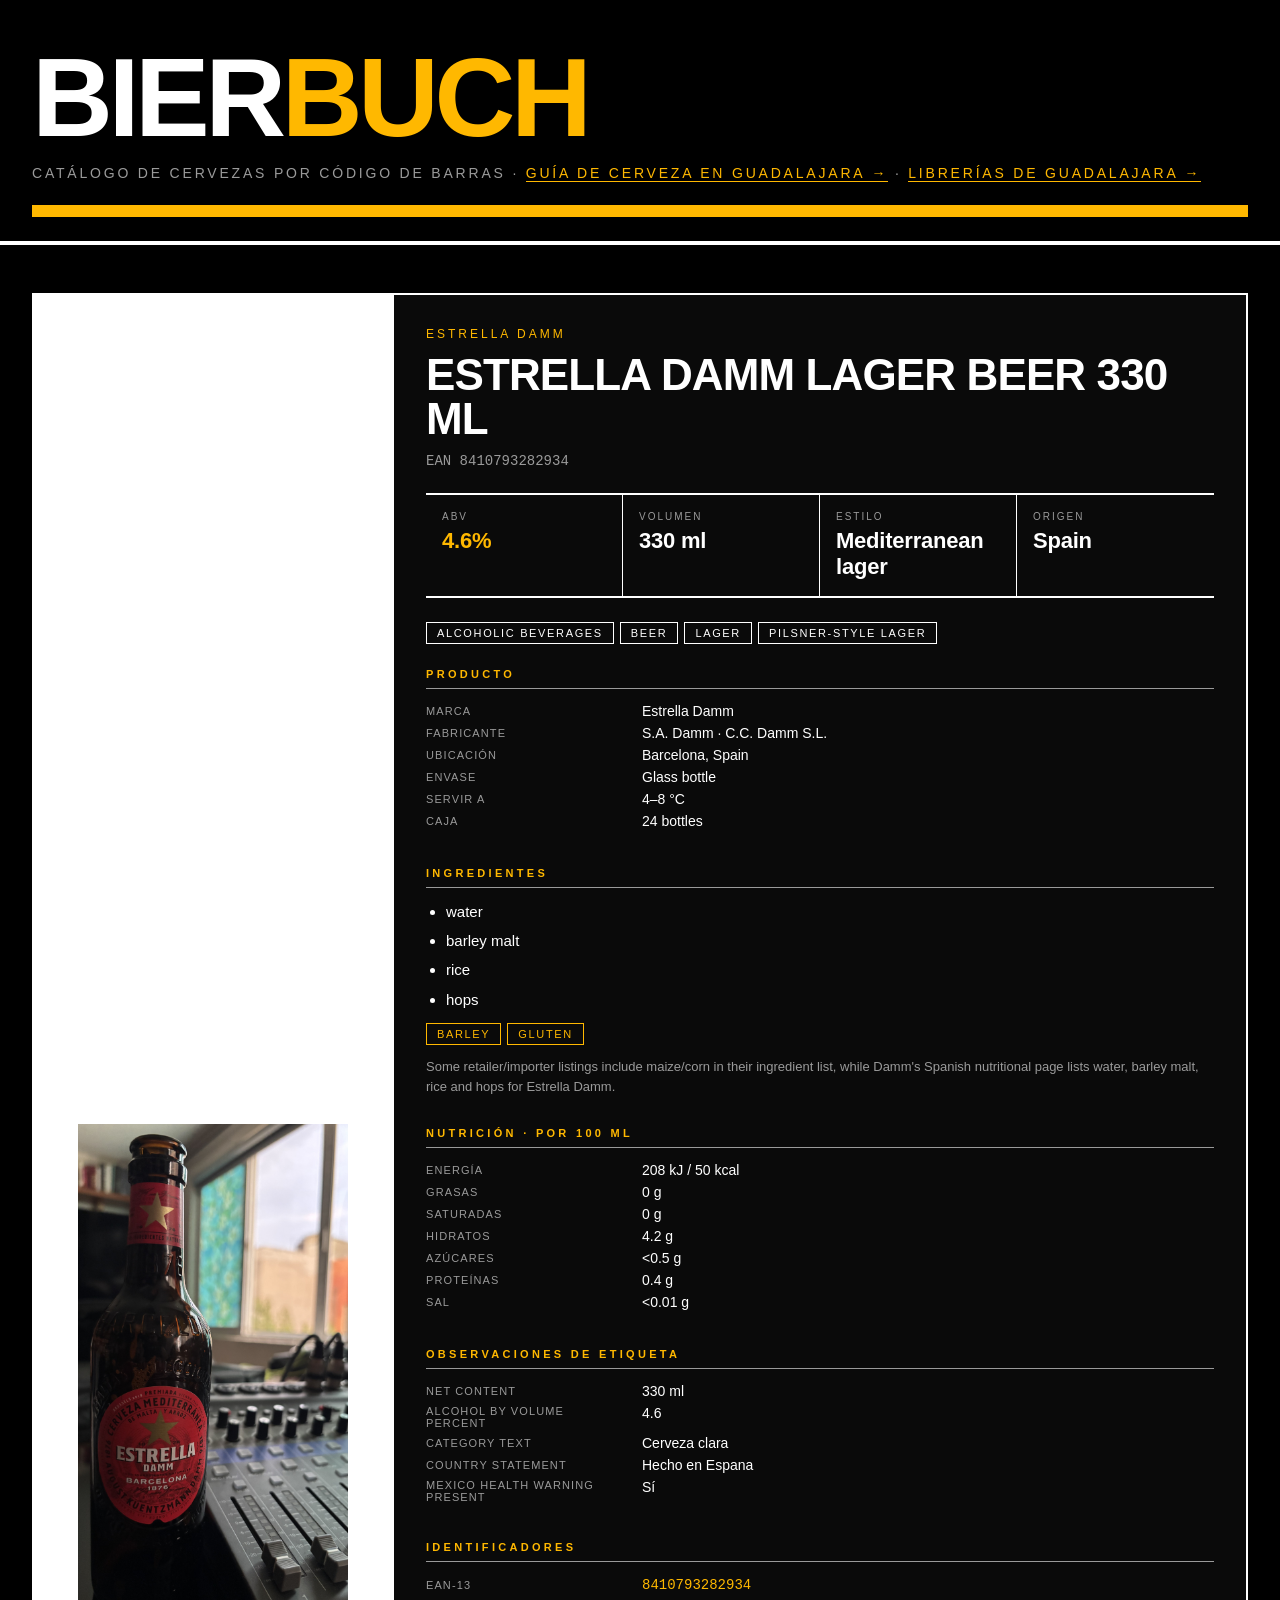
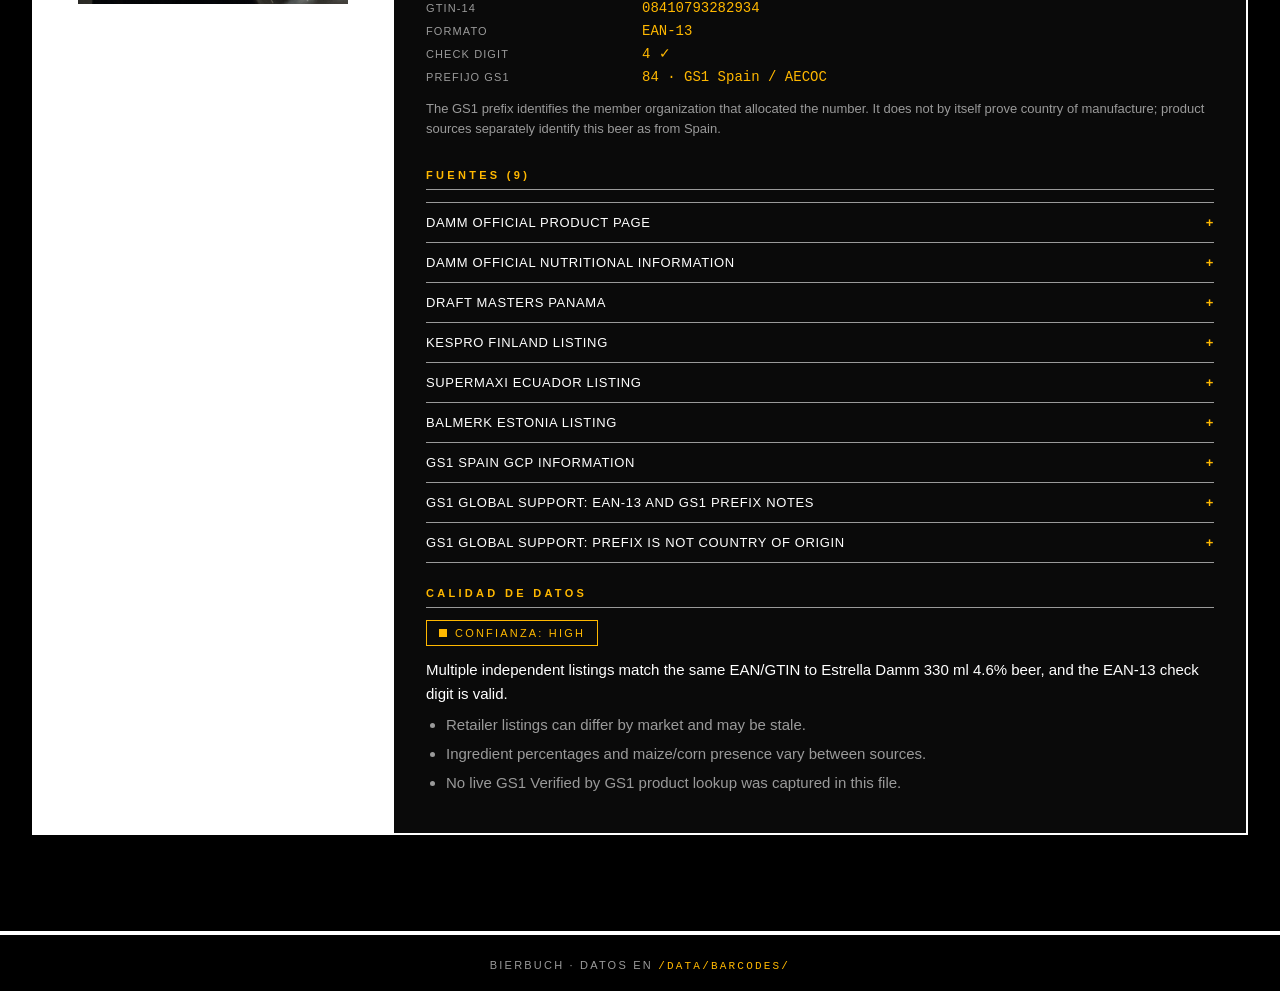
<file: index.html>
<!DOCTYPE html>
<html lang="es">
<head>
  <meta charset="UTF-8" />
  <meta name="viewport" content="width=device-width, initial-scale=1" />
  <title>BIERBUCH</title>
  <link rel="stylesheet" href="styles.css" />
</head>
<body>
  <header class="masthead">
    <div class="masthead__inner">
      <h1 class="logo">BIER<span class="logo__accent">BUCH</span></h1>
      <p class="tagline">Catálogo de cervezas por código de barras · <a href="guadalajara.html">Guía de cerveza en Guadalajara →</a> · <a href="librerias.html">Librerías de Guadalajara →</a></p>
    </div>
    <div class="masthead__bar" aria-hidden="true"></div>
  </header>

  <main id="app" class="grid" aria-live="polite">
    <p class="loading">Cargando…</p>
  </main>

  <footer class="foot">
    <span>BIERBUCH · datos en <code>/data/barcodes/</code></span>
  </footer>

  <script src="app.js"></script>
</body>
</html>
</file>
<file: styles.css>
:root {
  --bg: #000000;
  --fg: #ffffff;
  --accent: #ffb800;
  --muted: #9a9a9a;
  --line: #ffffff;
  --card-bg: #0a0a0a;
}

* { box-sizing: border-box; }

html, body {
  margin: 0;
  padding: 0;
  background: var(--bg);
  color: var(--fg);
  font-family: "Helvetica Neue", Helvetica, Arial, sans-serif;
  font-weight: 400;
  -webkit-font-smoothing: antialiased;
}

a { color: var(--accent); text-decoration: none; border-bottom: 1px solid var(--accent); }
a:hover { background: var(--accent); color: var(--bg); }

code { font-family: "SF Mono", "Menlo", monospace; color: var(--accent); }

/* ---------- Masthead ---------- */
.masthead {
  border-bottom: 4px solid var(--line);
  padding: 48px 32px 24px;
}
.masthead__inner {
  max-width: 1280px;
  margin: 0 auto;
}
.logo {
  font-size: clamp(48px, 9vw, 112px);
  font-weight: 900;
  letter-spacing: -0.04em;
  line-height: 0.9;
  margin: 0;
  text-transform: uppercase;
}
.logo__accent { color: var(--accent); }
.tagline {
  font-size: 14px;
  letter-spacing: 0.2em;
  text-transform: uppercase;
  color: var(--muted);
  margin: 16px 0 0;
}
.masthead__bar {
  height: 12px;
  background: var(--accent);
  margin-top: 24px;
}

/* ---------- Grid ---------- */
.grid {
  max-width: 1280px;
  margin: 0 auto;
  padding: 48px 32px 96px;
  display: grid;
  grid-template-columns: 1fr;
  gap: 48px;
}
.loading {
  font-size: 14px;
  letter-spacing: 0.2em;
  text-transform: uppercase;
  color: var(--muted);
}

/* ---------- Card ---------- */
.card {
  border: 2px solid var(--line);
  background: var(--card-bg);
  display: grid;
  grid-template-columns: minmax(260px, 360px) 1fr;
  gap: 0;
}
@media (max-width: 760px) {
  .card { grid-template-columns: 1fr; }
}

.card__media {
  background: var(--fg);
  border-right: 2px solid var(--line);
  display: flex;
  align-items: center;
  justify-content: center;
  padding: 24px;
  min-height: 320px;
}
@media (max-width: 760px) {
  .card__media { border-right: none; border-bottom: 2px solid var(--line); }
}
.card__media img {
  max-width: 100%;
  max-height: 480px;
  object-fit: contain;
  display: block;
}

.card__body {
  padding: 32px;
  display: flex;
  flex-direction: column;
  gap: 24px;
}

.card__head h2 {
  font-size: clamp(28px, 4vw, 44px);
  font-weight: 900;
  letter-spacing: -0.02em;
  line-height: 1;
  margin: 0;
  text-transform: uppercase;
}
.card__head .brand {
  font-size: 12px;
  letter-spacing: 0.25em;
  text-transform: uppercase;
  color: var(--accent);
  margin: 0 0 12px;
}
.card__head .ean {
  font-family: "SF Mono", "Menlo", monospace;
  font-size: 14px;
  color: var(--muted);
  margin: 12px 0 0;
}

/* ---------- Stat row ---------- */
.stats {
  display: grid;
  grid-template-columns: repeat(auto-fit, minmax(140px, 1fr));
  gap: 0;
  border-top: 2px solid var(--line);
  border-bottom: 2px solid var(--line);
}
.stat {
  padding: 16px;
  border-right: 1px solid var(--line);
}
.stat:last-child { border-right: none; }
.stat__label {
  font-size: 10px;
  letter-spacing: 0.2em;
  text-transform: uppercase;
  color: var(--muted);
  display: block;
  margin-bottom: 6px;
}
.stat__value {
  font-size: 22px;
  font-weight: 900;
  letter-spacing: -0.01em;
}
.stat__value--accent { color: var(--accent); }

/* ---------- Section ---------- */
.section h3 {
  font-size: 11px;
  font-weight: 700;
  letter-spacing: 0.3em;
  text-transform: uppercase;
  margin: 0 0 12px;
  padding-bottom: 8px;
  border-bottom: 1px solid var(--muted);
  color: var(--accent);
}
.section p, .section li {
  font-size: 15px;
  line-height: 1.55;
  margin: 0 0 6px;
}
.section ul {
  margin: 0;
  padding-left: 20px;
}

.kv {
  display: grid;
  grid-template-columns: 200px 1fr;
  gap: 6px 16px;
  font-size: 14px;
}
@media (max-width: 520px) {
  .kv { grid-template-columns: 1fr; gap: 0 0; }
  .kv dt { color: var(--muted); margin-top: 8px; }
}
.kv dt {
  color: var(--muted);
  text-transform: uppercase;
  letter-spacing: 0.1em;
  font-size: 11px;
  align-self: center;
}
.kv dd { margin: 0; }

/* ---------- Tags ---------- */
.tags { display: flex; flex-wrap: wrap; gap: 6px; }
.tag {
  border: 1px solid var(--fg);
  padding: 4px 10px;
  font-size: 11px;
  letter-spacing: 0.15em;
  text-transform: uppercase;
}
.tag--accent { border-color: var(--accent); color: var(--accent); }

/* ---------- Sources ---------- */
.sources details {
  border-top: 1px solid var(--muted);
  padding: 12px 0;
}
.sources details:last-child { border-bottom: 1px solid var(--muted); }
.sources summary {
  cursor: pointer;
  font-size: 13px;
  letter-spacing: 0.05em;
  text-transform: uppercase;
  list-style: none;
  display: flex;
  justify-content: space-between;
  gap: 12px;
}
.sources summary::-webkit-details-marker { display: none; }
.sources summary::after { content: "+"; color: var(--accent); font-weight: 700; }
.sources details[open] summary::after { content: "−"; }
.sources ul { margin: 12px 0 0; padding-left: 20px; }
.sources li { font-size: 13px; line-height: 1.5; color: var(--muted); }
.sources .src-url { display: block; margin-top: 4px; font-size: 12px; word-break: break-all; }

/* ---------- Quality badge ---------- */
.quality {
  display: inline-flex;
  align-items: center;
  gap: 8px;
  border: 1px solid var(--accent);
  padding: 6px 12px;
  font-size: 11px;
  letter-spacing: 0.2em;
  text-transform: uppercase;
  color: var(--accent);
}
.quality::before {
  content: "";
  width: 8px;
  height: 8px;
  background: var(--accent);
  display: inline-block;
}

/* ---------- Foot ---------- */
.foot {
  border-top: 4px solid var(--line);
  padding: 24px 32px;
  font-size: 11px;
  letter-spacing: 0.2em;
  text-transform: uppercase;
  color: var(--muted);
  text-align: center;
}

.error {
  border: 2px solid var(--accent);
  padding: 16px;
  color: var(--accent);
  font-size: 13px;
  letter-spacing: 0.1em;
  text-transform: uppercase;
}
</file>
